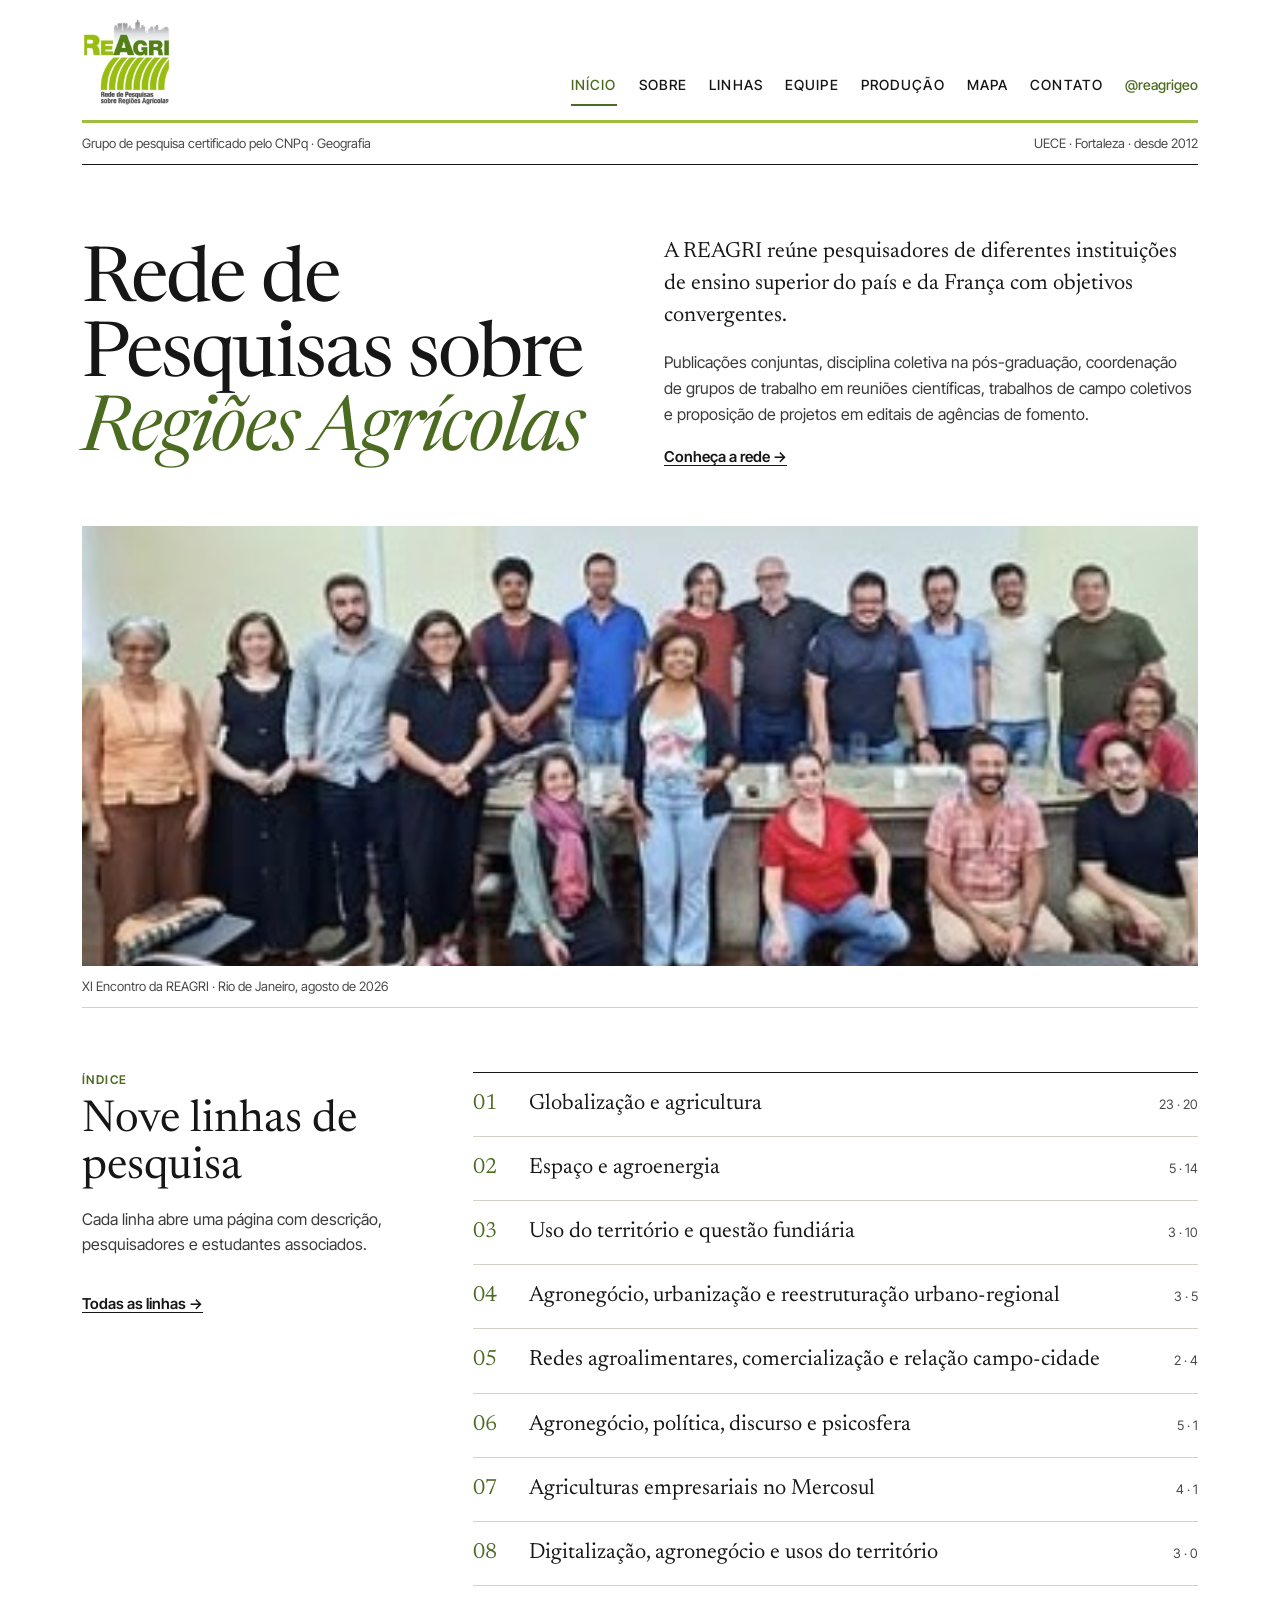
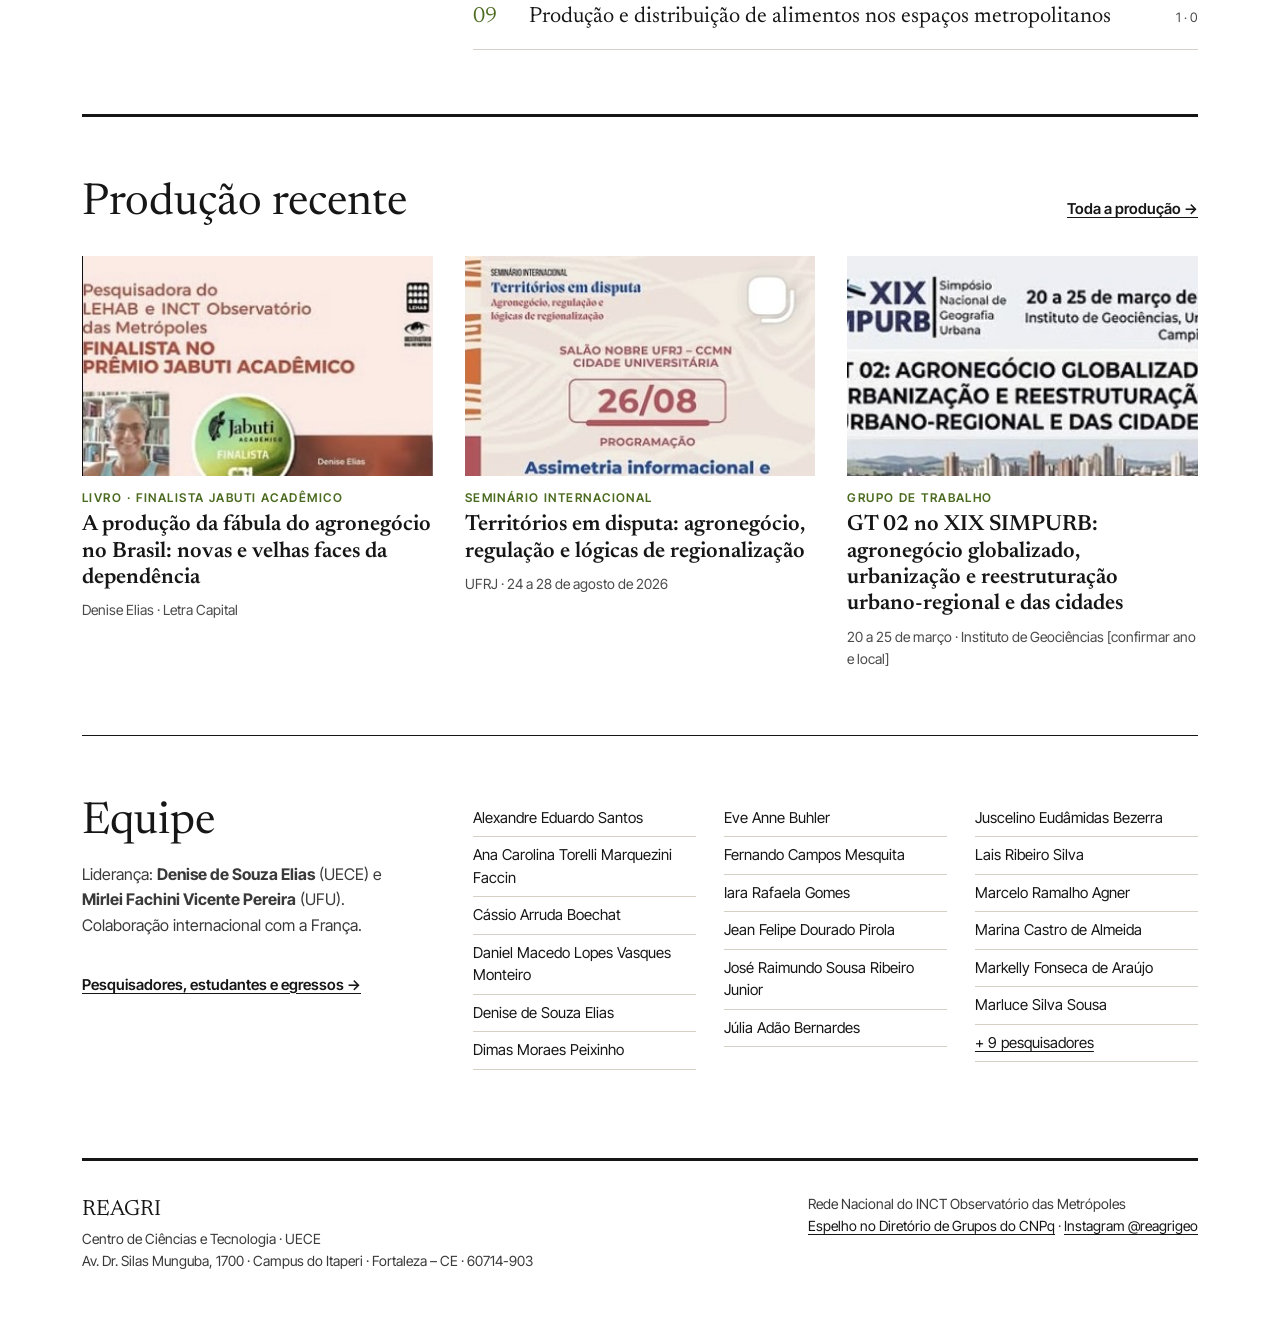
<file: index.html>
<!doctype html>
<html lang="pt-BR">
<head>
<meta charset="utf-8">
<meta name="viewport" content="width=device-width, initial-scale=1">
<title>REAGRI – Rede de Pesquisas sobre Regiões Agrícolas</title>
<meta name="description" content="Rede de Pesquisas sobre Regiões Agrícolas (REAGRI) – grupo de pesquisa certificado pelo CNPq, sediado na UECE.">
<link rel="icon" href="assets/img/favicon.png">
<link rel="preconnect" href="https://fonts.googleapis.com">
<link rel="preconnect" href="https://fonts.gstatic.com" crossorigin>
<link href="https://fonts.googleapis.com/css2?family=Newsreader:ital,opsz,wght@0,6..72,400;0,6..72,600;1,6..72,400&family=Inter+Tight:wght@400;500;600&display=swap" rel="stylesheet">
<link rel="stylesheet" href="assets/css/style.css">
</head>
<body data-page="index">
<div class="wrap">
<header id="site-header"></header>
<main id="conteudo">
<section class="hero">
  <h1 class="display">Rede de Pesquisas sobre <em>Regiões Agrícolas</em></h1>
  <div>
    <p class="lead">A REAGRI reúne pesquisadores de diferentes instituições de ensino superior do país e da França com objetivos convergentes.</p>
    <p class="muted" style="margin:18px 0 0">Publicações conjuntas, disciplina coletiva na pós-graduação, coordenação de grupos de trabalho em reuniões científicas, trabalhos de campo coletivos e proposição de projetos em editais de agências de fomento.</p>
    <a class="more" href="sobre.html">Conheça a rede →</a>
  </div>
</section>

<figure>
  <img src="assets/img/encontro.jpg" alt="Participantes do XI Encontro da REAGRI reunidos em um auditório">
  <figcaption>XI Encontro da REAGRI · Rio de Janeiro, agosto de 2026</figcaption>
</figure>

<section class="section first split">
  <div class="side">
    <div class="kicker">Índice</div>
    <h2 class="h2" style="margin-top:10px"><span id="n-linhas">Nove</span> linhas de pesquisa</h2>
    <p class="muted">Cada linha abre uma página com descrição, pesquisadores e estudantes associados.</p>
    <a class="more" href="linhas.html">Todas as linhas →</a>
  </div>
  <ol class="index main" id="indice"></ol>
</section>

<section class="section heavy">
  <div class="section-head">
    <h2 class="h2">Produção recente</h2>
    <a href="producao.html" style="font-weight:600;font-size:15px">Toda a produção →</a>
  </div>
  <div class="cards" id="destaques"></div>
</section>

<section class="section split">
  <div class="side">
    <h2 class="h2">Equipe</h2>
    <p class="muted">Liderança: <span id="lideres-txt"></span>. Colaboração internacional com a França.</p>
    <a class="more" href="equipe.html">Pesquisadores, estudantes e egressos →</a>
  </div>
  <ul class="names main" id="amostra"></ul>
</section>
</main>
<footer id="site-footer"></footer>
</div>
<script src="assets/js/data.js"></script>
<script src="assets/js/main.js"></script>
</body>
</html>
</file>
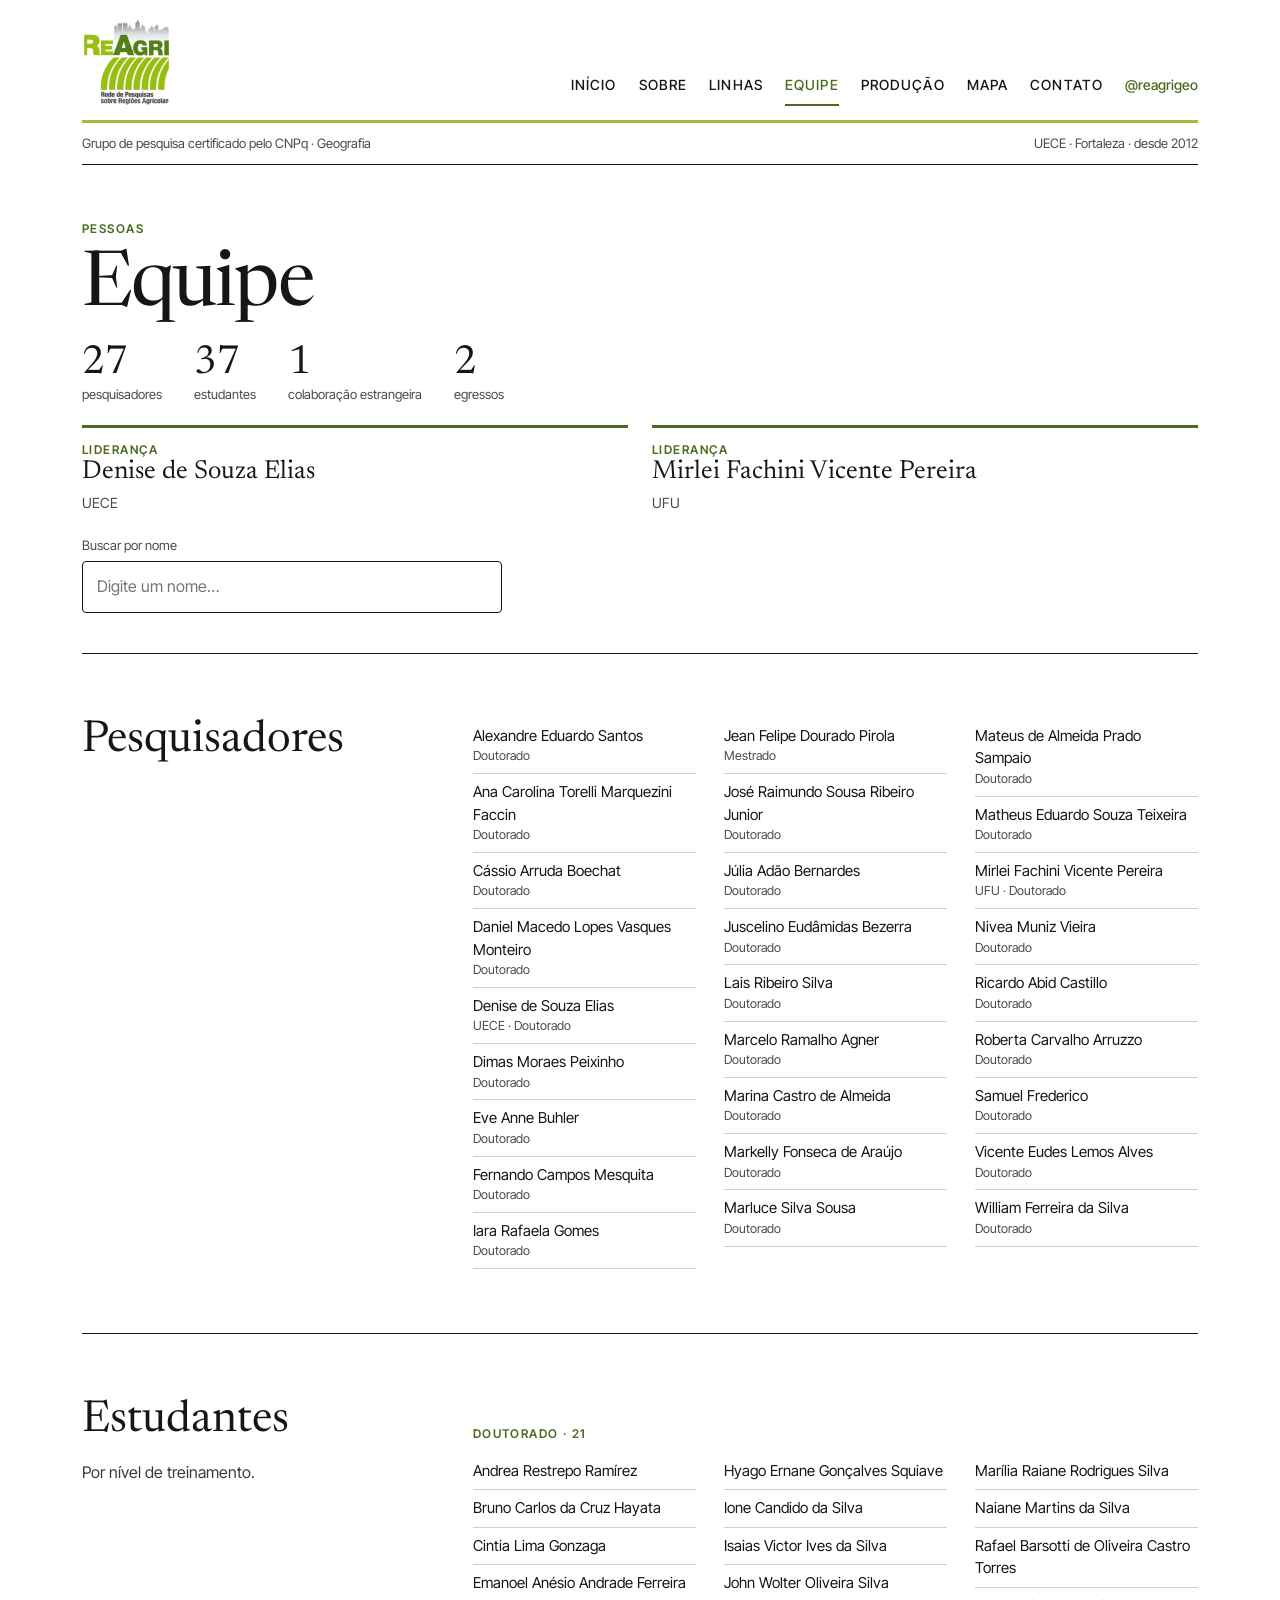
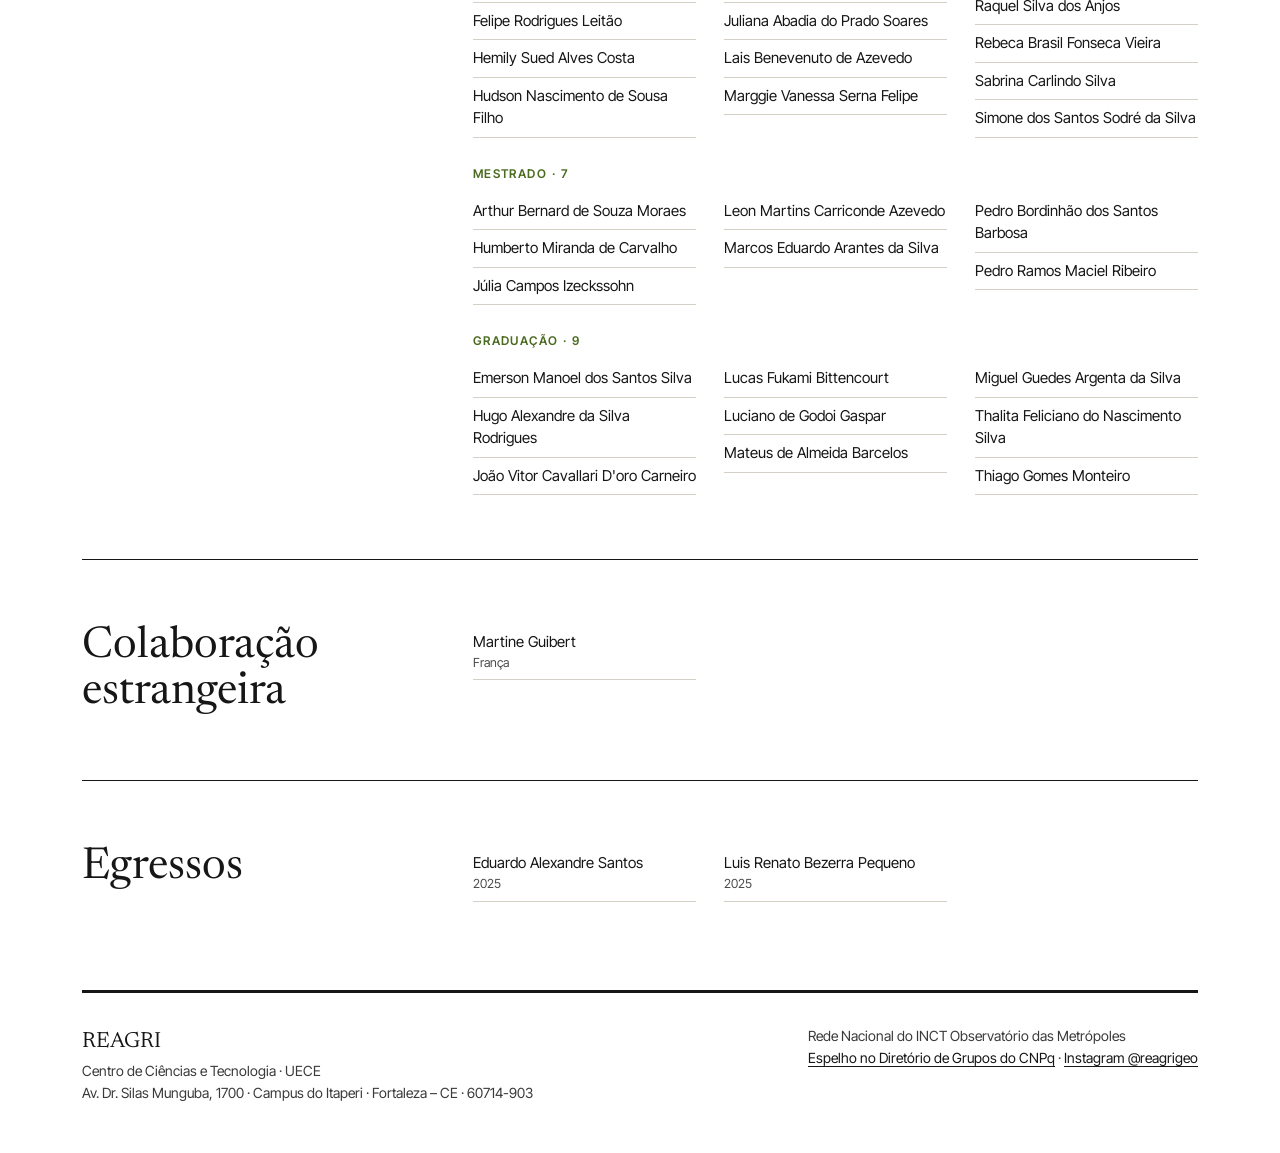
<file: equipe.html>
<!doctype html>
<html lang="pt-BR">
<head>
<meta charset="utf-8">
<meta name="viewport" content="width=device-width, initial-scale=1">
<title>Equipe – REAGRI</title>
<meta name="description" content="Rede de Pesquisas sobre Regiões Agrícolas (REAGRI) – grupo de pesquisa certificado pelo CNPq, sediado na UECE.">
<link rel="icon" href="assets/img/favicon.png">
<link rel="preconnect" href="https://fonts.googleapis.com">
<link rel="preconnect" href="https://fonts.gstatic.com" crossorigin>
<link href="https://fonts.googleapis.com/css2?family=Newsreader:ital,opsz,wght@0,6..72,400;0,6..72,600;1,6..72,400&family=Inter+Tight:wght@400;500;600&display=swap" rel="stylesheet">
<link rel="stylesheet" href="assets/css/style.css">
</head>
<body data-page="equipe">
<div class="wrap">
<header id="site-header"></header>
<main id="conteudo">
<section class="page-head">
  <div class="kicker">Pessoas</div>
  <h1 class="display" style="margin-top:12px">Equipe</h1>
  <div class="stats" id="stats"></div>
  <div class="leaders" id="lideres"></div>
  <label class="search">Buscar por nome
    <input id="busca" type="search" placeholder="Digite um nome…" autocomplete="off">
  </label>
</section>

<section class="section split">
  <div class="side"><h2 class="h2">Pesquisadores</h2></div>
  <ul class="names main" id="pesquisadores"></ul>
</section>

<section class="section split">
  <div class="side"><h2 class="h2">Estudantes</h2><p class="muted">Por nível de treinamento.</p></div>
  <div class="main" id="estudantes"></div>
</section>

<section class="section split">
  <div class="side"><h2 class="h2">Colaboração estrangeira</h2></div>
  <ul class="names main" id="colaboradores"></ul>
</section>

<section class="section split">
  <div class="side"><h2 class="h2">Egressos</h2></div>
  <ul class="names main" id="egressos"></ul>
</section>
</main>
<footer id="site-footer"></footer>
</div>
<script src="assets/js/data.js"></script>
<script src="assets/js/main.js"></script>
</body>
</html>
</file>
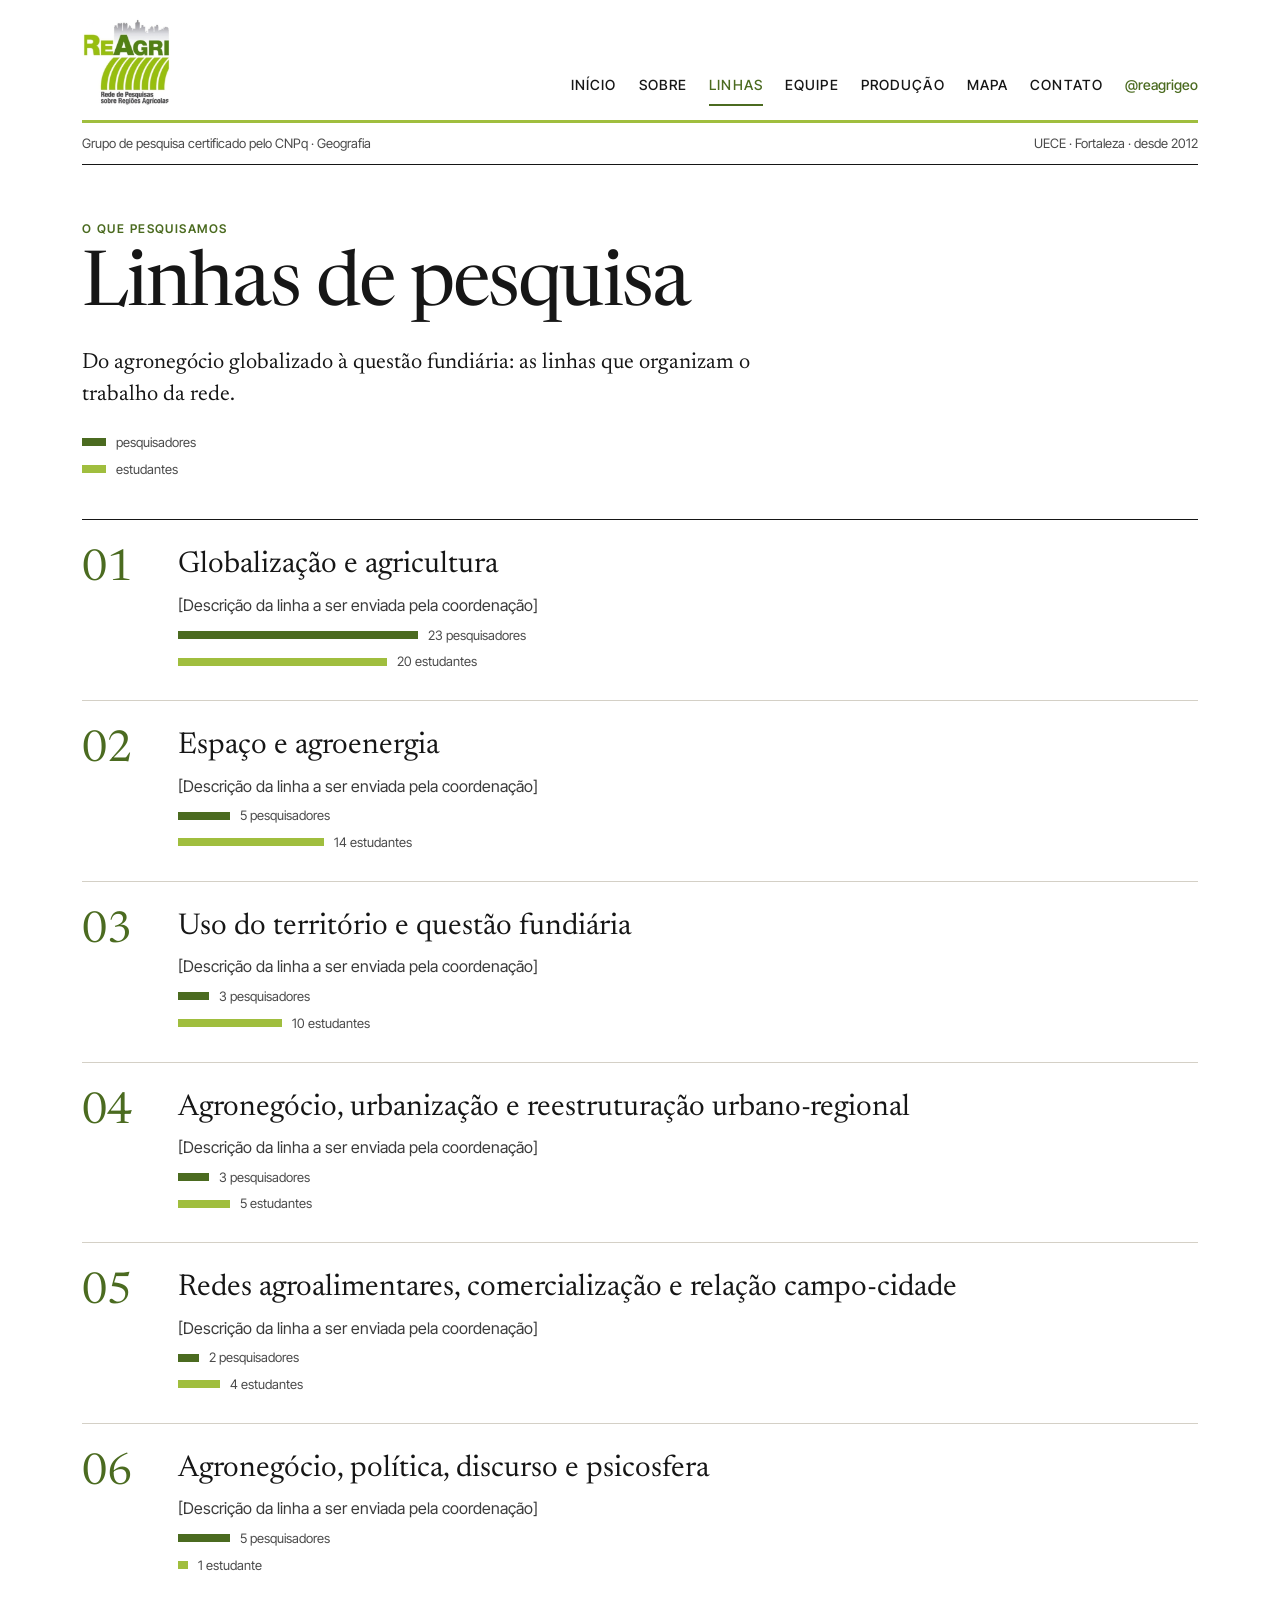
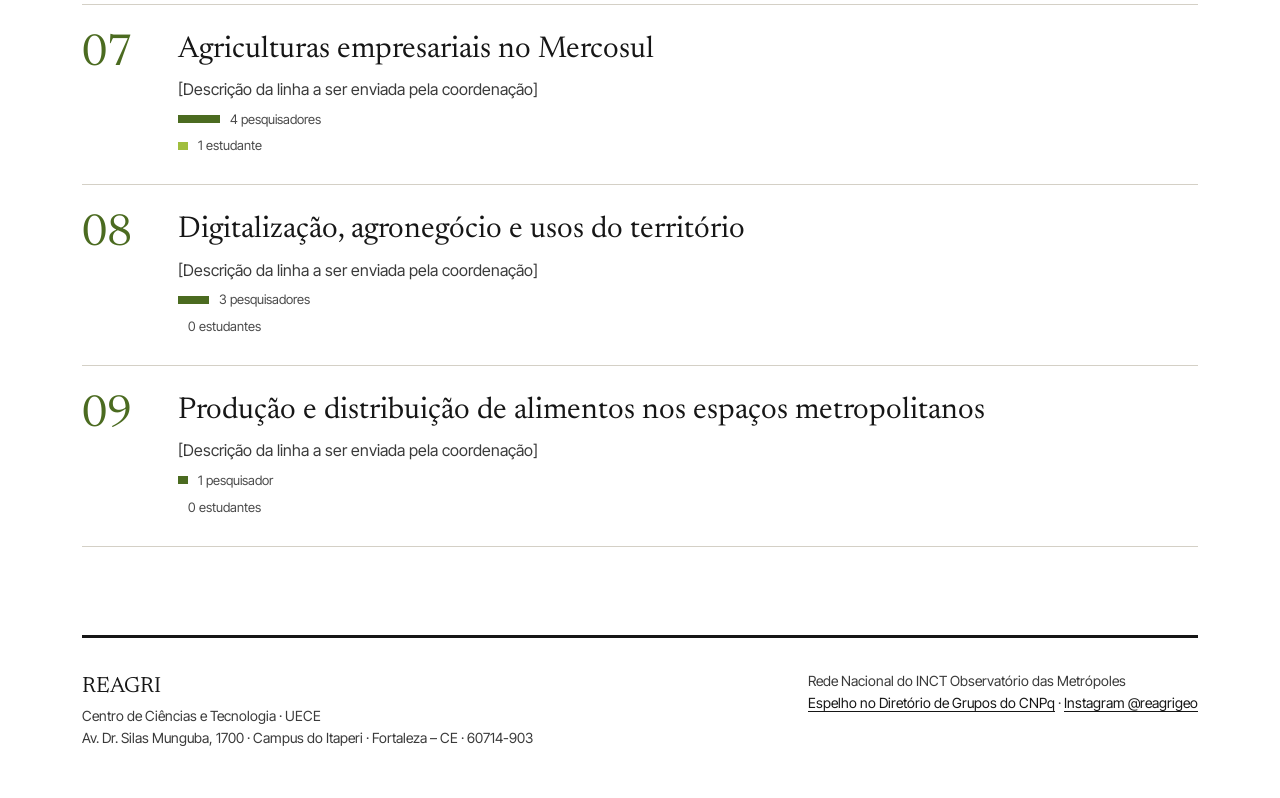
<file: linhas.html>
<!doctype html>
<html lang="pt-BR">
<head>
<meta charset="utf-8">
<meta name="viewport" content="width=device-width, initial-scale=1">
<title>Linhas de pesquisa – REAGRI</title>
<meta name="description" content="Rede de Pesquisas sobre Regiões Agrícolas (REAGRI) – grupo de pesquisa certificado pelo CNPq, sediado na UECE.">
<link rel="icon" href="assets/img/favicon.png">
<link rel="preconnect" href="https://fonts.googleapis.com">
<link rel="preconnect" href="https://fonts.gstatic.com" crossorigin>
<link href="https://fonts.googleapis.com/css2?family=Newsreader:ital,opsz,wght@0,6..72,400;0,6..72,600;1,6..72,400&family=Inter+Tight:wght@400;500;600&display=swap" rel="stylesheet">
<link rel="stylesheet" href="assets/css/style.css">
</head>
<body data-page="linhas">
<div class="wrap">
<header id="site-header"></header>
<main id="conteudo">
<section class="page-head">
  <div class="kicker">O que pesquisamos</div>
  <h1 class="display" style="margin-top:12px">Linhas de pesquisa</h1>
  <p class="lead" style="margin-top:24px">Do agronegócio globalizado à questão fundiária: as linhas que organizam o trabalho da rede.</p>
  <div class="bar" style="margin-top:20px"><i style="width:24px"></i>pesquisadores</div>
  <div class="bar est"><i style="width:24px"></i>estudantes</div>
</section>
<section class="section" style="padding-top:0;border-top:1px solid var(--ink)" id="lista-linhas"></section>
</main>
<footer id="site-footer"></footer>
</div>
<script src="assets/js/data.js"></script>
<script src="assets/js/main.js"></script>
</body>
</html>
</file>
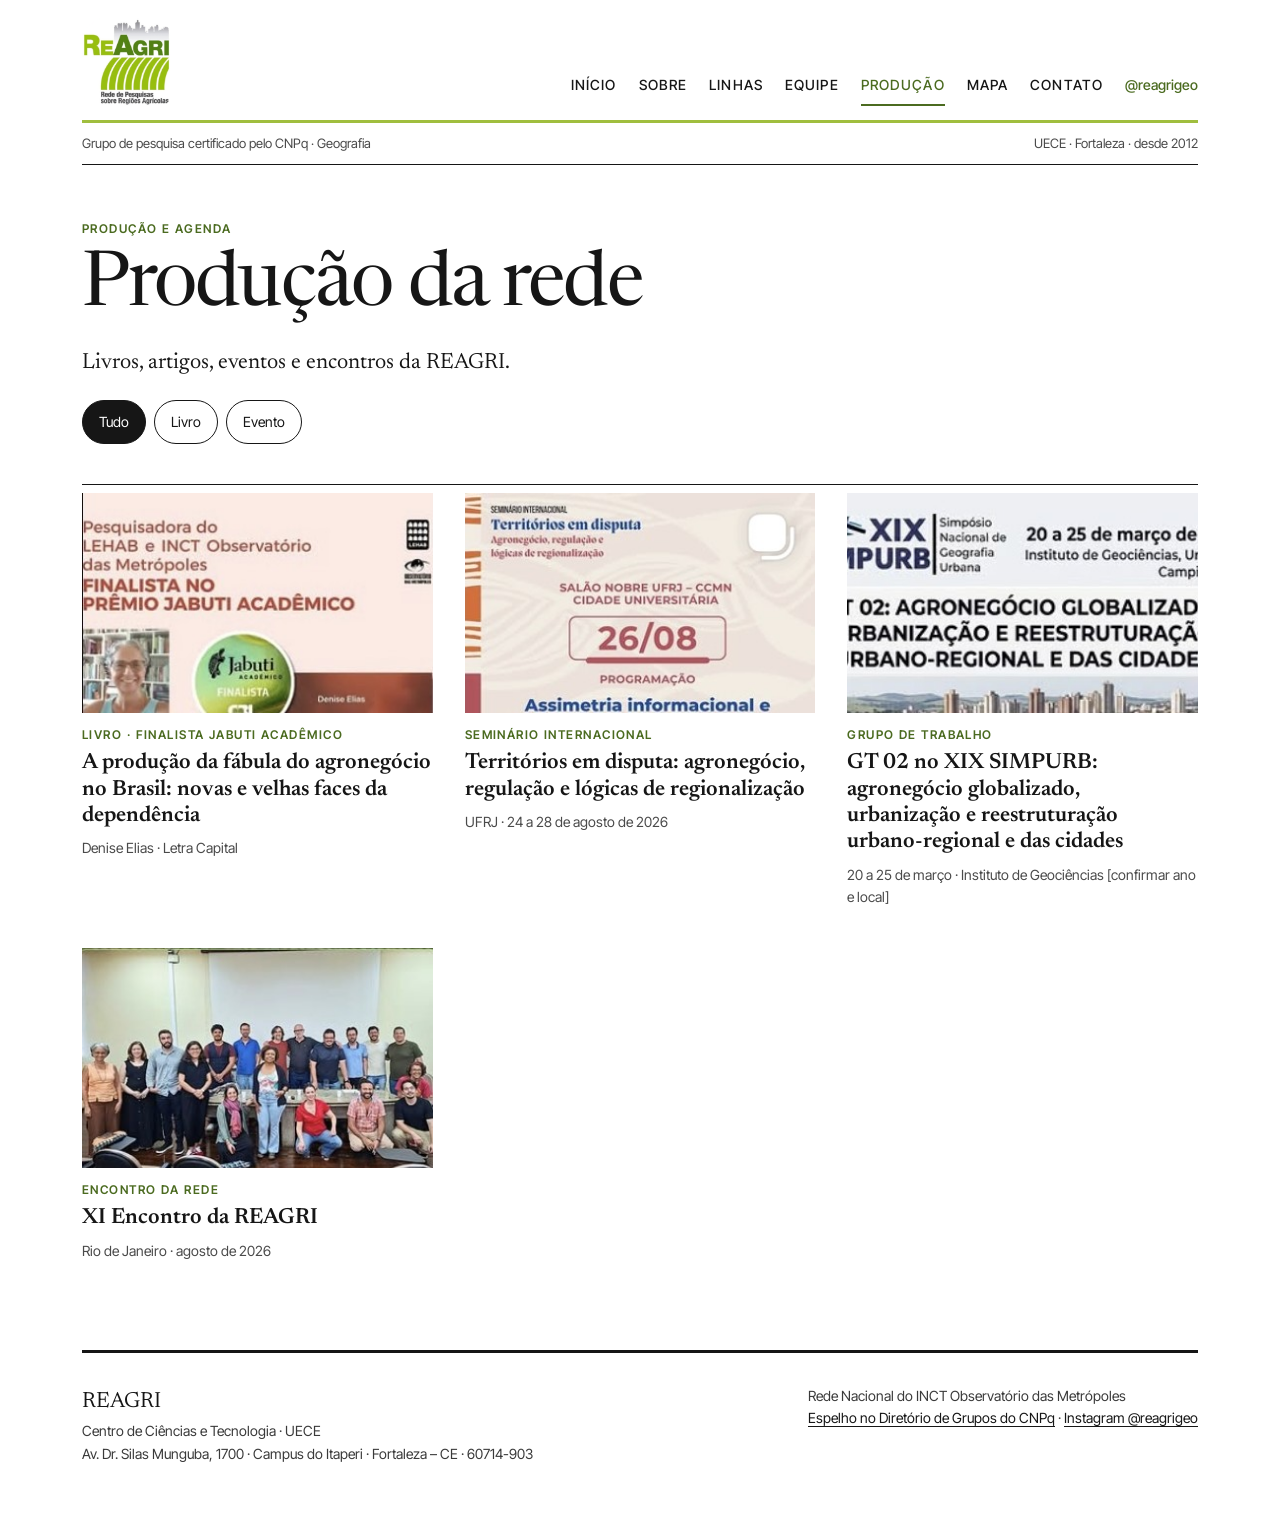
<file: producao.html>
<!doctype html>
<html lang="pt-BR">
<head>
<meta charset="utf-8">
<meta name="viewport" content="width=device-width, initial-scale=1">
<title>Produção e agenda – REAGRI</title>
<meta name="description" content="Rede de Pesquisas sobre Regiões Agrícolas (REAGRI) – grupo de pesquisa certificado pelo CNPq, sediado na UECE.">
<link rel="icon" href="assets/img/favicon.png">
<link rel="preconnect" href="https://fonts.googleapis.com">
<link rel="preconnect" href="https://fonts.gstatic.com" crossorigin>
<link href="https://fonts.googleapis.com/css2?family=Newsreader:ital,opsz,wght@0,6..72,400;0,6..72,600;1,6..72,400&family=Inter+Tight:wght@400;500;600&display=swap" rel="stylesheet">
<link rel="stylesheet" href="assets/css/style.css">
</head>
<body data-page="producao">
<div class="wrap">
<header id="site-header"></header>
<main id="conteudo">
<section class="page-head">
  <div class="kicker">Produção e agenda</div>
  <h1 class="display" style="margin-top:12px">Produção da rede</h1>
  <p class="lead" style="margin-top:24px">Livros, artigos, eventos e encontros da REAGRI.</p>
  <div class="filters" id="filtros" role="group" aria-label="Filtrar por tipo"></div>
</section>
<section class="section" style="padding-top:8px">
  <div class="cards" id="lista-producao" style="margin-top:0"></div>
</section>
</main>
<footer id="site-footer"></footer>
</div>
<script src="assets/js/data.js"></script>
<script src="assets/js/main.js"></script>
</body>
</html>
</file>
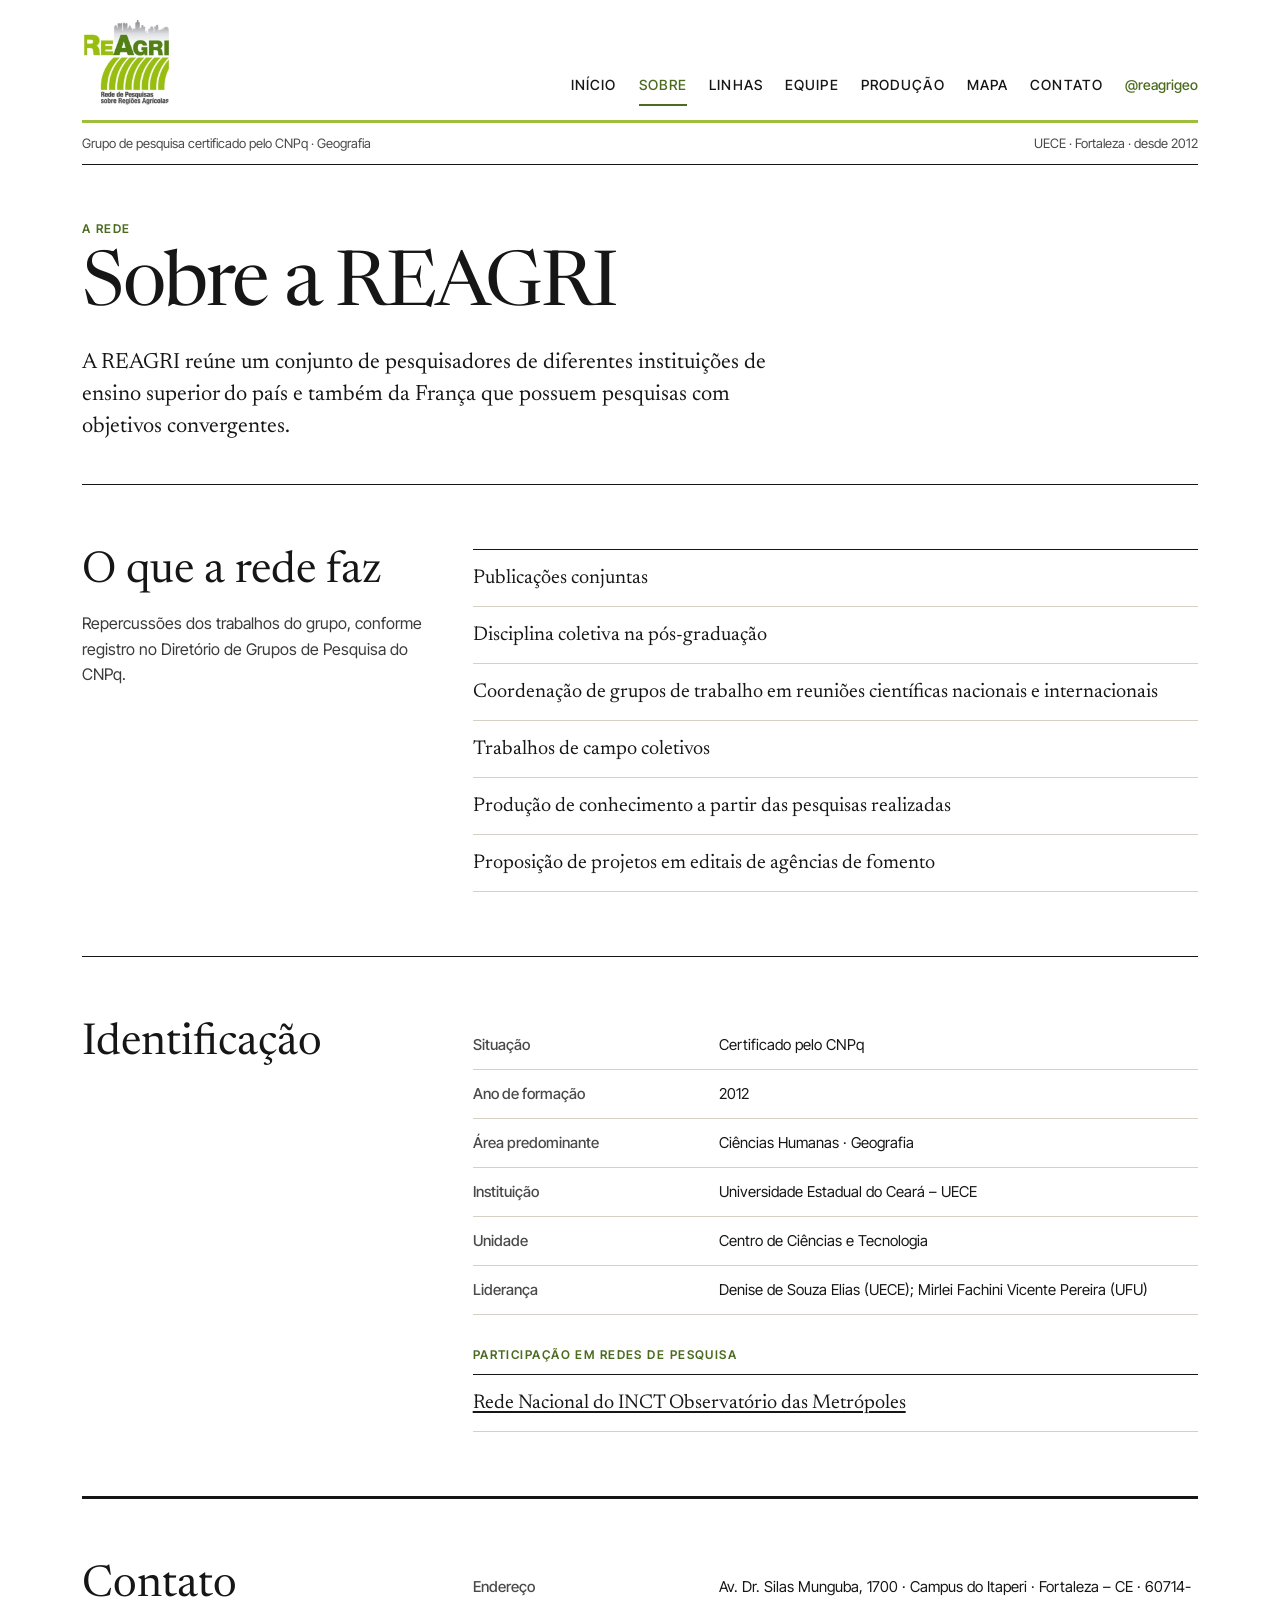
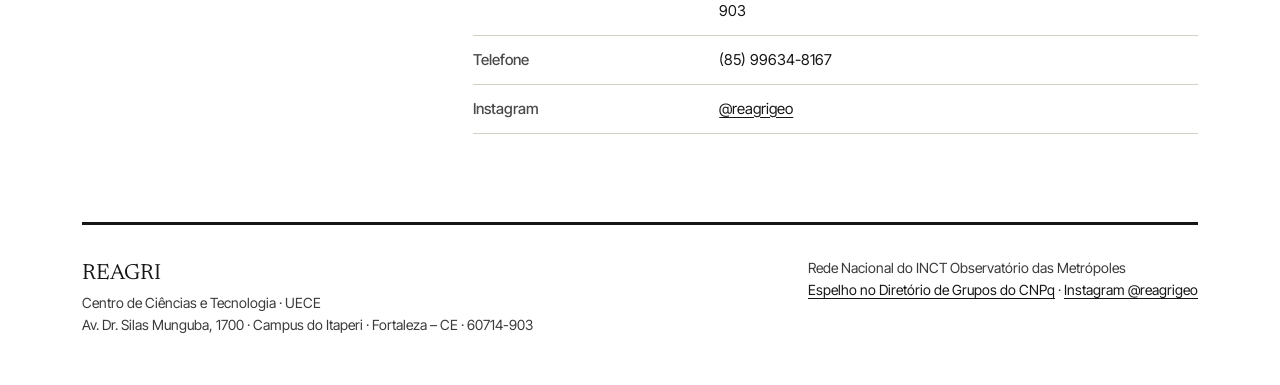
<file: sobre.html>
<!doctype html>
<html lang="pt-BR">
<head>
<meta charset="utf-8">
<meta name="viewport" content="width=device-width, initial-scale=1">
<title>Sobre – REAGRI</title>
<meta name="description" content="Rede de Pesquisas sobre Regiões Agrícolas (REAGRI) – grupo de pesquisa certificado pelo CNPq, sediado na UECE.">
<link rel="icon" href="assets/img/favicon.png">
<link rel="preconnect" href="https://fonts.googleapis.com">
<link rel="preconnect" href="https://fonts.gstatic.com" crossorigin>
<link href="https://fonts.googleapis.com/css2?family=Newsreader:ital,opsz,wght@0,6..72,400;0,6..72,600;1,6..72,400&family=Inter+Tight:wght@400;500;600&display=swap" rel="stylesheet">
<link rel="stylesheet" href="assets/css/style.css">
</head>
<body data-page="sobre">
<div class="wrap">
<header id="site-header"></header>
<main id="conteudo">
<section class="page-head">
  <div class="kicker">A rede</div>
  <h1 class="display" style="margin-top:12px">Sobre a REAGRI</h1>
  <p class="lead" style="margin-top:24px">A REAGRI reúne um conjunto de pesquisadores de diferentes instituições de ensino superior do país e também da França que possuem pesquisas com objetivos convergentes.</p>
</section>

<section class="section split">
  <div class="side">
    <h2 class="h2">O que a rede faz</h2>
    <p class="muted">Repercussões dos trabalhos do grupo, conforme registro no Diretório de Grupos de Pesquisa do CNPq.</p>
  </div>
  <ul class="checklist main" id="atividades"></ul>
</section>

<section class="section split">
  <div class="side"><h2 class="h2">Identificação</h2></div>
  <div class="main">
    <table class="ficha"><tbody id="ficha"></tbody></table>
    <h3 class="kicker" style="margin-top:32px">Participação em redes de pesquisa</h3>
    <ul class="checklist" id="redes" style="margin-top:10px"></ul>
  </div>
</section>

<section class="section heavy split" id="contato">
  <div class="side"><h2 class="h2">Contato</h2></div>
  <div class="main"><table class="ficha"><tbody id="contato-dados"></tbody></table></div>
</section>
</main>
<footer id="site-footer"></footer>
</div>
<script src="assets/js/data.js"></script>
<script src="assets/js/main.js"></script>
</body>
</html>
</file>
<file: assets/css/style.css>
/* REAGRI — estilo editorial */
:root{
  --ink:#161616; --ink-2:#3A3A3A; --ink-3:#4A4A4A;
  --paper:#FFFFFF; --paper-2:#F5F3EE; --rule:#D4D0C6;
  --green:#4B6B20; --lime:#A0BE3E; --green-dark:#2C3F14;
  --serif:"Newsreader", Georgia, serif;
  --sans:"Inter Tight", system-ui, -apple-system, "Segoe UI", sans-serif;
  --wrap:1180px;
}
*{box-sizing:border-box}
html{scroll-behavior:smooth}
body{margin:0;background:var(--paper);color:var(--ink);font-family:var(--sans);font-size:16px;line-height:1.6;-webkit-font-smoothing:antialiased}
img{max-width:100%;display:block}
a{color:var(--ink);text-underline-offset:3px}
a:hover{color:var(--green)}
:focus-visible{outline:3px solid var(--lime);outline-offset:2px}
.wrap{max-width:var(--wrap);margin:0 auto;padding:0 32px}
.skip{position:absolute;left:-999px;top:0;background:var(--ink);color:#fff;padding:8px 12px}
.skip:focus{left:8px;z-index:10}

/* Cabeçalho */
.masthead{display:flex;flex-wrap:wrap;justify-content:space-between;align-items:flex-end;gap:16px;padding:18px 0 14px;border-bottom:3px solid var(--lime)}
.masthead .logo img{height:88px;width:auto}
.nav{display:flex;flex-wrap:wrap;align-items:center;gap:4px 22px;font-size:14px;font-weight:500;text-transform:uppercase;letter-spacing:.08em}
.nav a{text-decoration:none;padding:8px 0;border-bottom:2px solid transparent}
.nav a[aria-current="page"]{border-bottom-color:var(--green);color:var(--green)}
.nav .ig{text-transform:none;letter-spacing:0;color:var(--green)}
.menu-btn{display:none;background:none;border:1.5px solid var(--ink);border-radius:4px;padding:10px 14px;font:inherit;font-size:14px;font-weight:600;cursor:pointer}
.strap{display:flex;flex-wrap:wrap;justify-content:space-between;gap:8px 16px;padding:10px 0;border-bottom:1px solid var(--ink);font-size:13px;color:var(--ink-3)}

/* Tipografia */
.kicker{font-family:var(--sans);line-height:1.4;font-size:12px;font-weight:600;letter-spacing:.12em;text-transform:uppercase;color:var(--green)}
h1,h2,h3{font-family:var(--serif);font-weight:400;line-height:1.05;margin:0}
.display{font-size:clamp(44px,7vw,76px);letter-spacing:-.025em;line-height:.98}
.display em{color:var(--green)}
.h2{font-size:clamp(32px,4.2vw,44px)}
.lead{font-family:var(--serif);font-size:22px;line-height:1.45;margin:0}
.muted{color:var(--ink-2)}
.more{display:inline-block;margin-top:18px;font-weight:600;font-size:15px}

/* Seções */
.section{padding:64px 0;border-top:1px solid var(--ink)}
.section.heavy{border-top:3px solid var(--ink)}
.section.first{border-top:0}
.split{display:flex;flex-wrap:wrap;gap:40px 48px}
.split > .side{flex:1 1 260px}
.split > .main{flex:2 1 560px;min-width:0}
.hero{padding:72px 0 56px;display:grid;grid-template-columns:repeat(auto-fit,minmax(320px,1fr));gap:40px 48px;align-items:end}
.page-head{padding:56px 0 40px}
.page-head p{max-width:720px}
.section-head{display:flex;flex-wrap:wrap;justify-content:space-between;align-items:baseline;gap:12px}

figure{margin:0}
figure img{width:100%;height:clamp(240px,36vw,440px);object-fit:cover}
figcaption{padding:10px 0;border-bottom:1px solid var(--rule);font-size:13px;color:var(--ink-3)}

/* Índice de linhas */
.index{list-style:none;margin:0;padding:0;border-top:1px solid var(--ink)}
.index li{display:flex;gap:20px;padding:14px 0;border-bottom:1px solid var(--rule);align-items:baseline}
.index .n{font-family:var(--serif);font-size:22px;color:var(--green);min-width:36px}
.index a{flex:1;text-decoration:none;font-family:var(--serif);font-size:22px;line-height:1.25}
.index .c{font-size:13px;color:var(--ink-3);white-space:nowrap}

/* Cartões */
.cards{display:grid;grid-template-columns:repeat(auto-fill,minmax(260px,1fr));gap:40px 32px;margin-top:28px}
.card img{width:100%;height:220px;object-fit:cover;object-position:top;background:var(--paper-2)}
.card .kicker{margin-top:14px}
.card h3{margin-top:6px;font-weight:600;font-size:22px;line-height:1.2}
.card p{margin:8px 0 0;font-size:14px;color:var(--ink-3)}
.card .ph{height:220px;background:var(--paper-2)}

/* Filtros */
.filters{display:flex;flex-wrap:wrap;gap:8px;margin-top:20px}
.filters button{font:inherit;font-size:14px;padding:10px 16px;border:1.5px solid var(--ink);background:#fff;color:var(--ink);border-radius:999px;cursor:pointer;min-height:44px}
.filters button[aria-pressed="true"]{background:var(--ink);color:#fff}
.search{display:flex;flex-direction:column;gap:6px;font-size:13px;color:var(--ink-3);margin-top:20px}
.search input{font:inherit;font-size:16px;padding:12px 14px;border:1.5px solid var(--ink);border-radius:4px;max-width:420px}

/* Pessoas */
.names{columns:3 220px;column-gap:28px;font-size:15px;line-height:1.5;margin:0;padding:0;list-style:none}
.names li{break-inside:avoid;padding:7px 0;border-bottom:1px solid var(--rule)}
.names small{display:block;color:var(--ink-3);font-size:12.5px}
.leaders{display:grid;grid-template-columns:repeat(auto-fit,minmax(260px,1fr));gap:24px;margin-top:24px}
.leader{border-top:3px solid var(--green);padding-top:14px}
.leader h3{font-size:26px}
.leader p{margin:6px 0 0;color:var(--ink-3);font-size:14px}
.stats{display:flex;flex-wrap:wrap;gap:12px 32px;margin-top:20px}
.stats div{font-family:var(--serif);font-size:40px;line-height:1}
.stats span{display:block;font-family:var(--sans);font-size:13px;color:var(--ink-3);margin-top:4px}

/* Ficha */
.ficha{width:100%;border-collapse:collapse;font-size:15px}
.ficha th,.ficha td{text-align:left;vertical-align:top;padding:12px 0;border-bottom:1px solid var(--rule)}
.ficha th{width:34%;font-weight:500;color:var(--ink-3);padding-right:16px}
.checklist{margin:0;padding:0;list-style:none;border-top:1px solid var(--ink)}
.checklist li{padding:12px 0;border-bottom:1px solid var(--rule);font-family:var(--serif);font-size:20px}

/* Linhas (página) */
.linha{padding:28px 0;border-bottom:1px solid var(--rule);display:flex;flex-wrap:wrap;gap:12px 32px;scroll-margin-top:16px}
.linha .n{font-family:var(--serif);font-size:44px;color:var(--green);line-height:1;min-width:64px}
.linha .body{flex:1 1 420px}
.linha h2{font-size:30px;line-height:1.15}
.linha p{margin:10px 0 0;color:var(--ink-2)}
.linha .c{font-size:14px;color:var(--ink-3);margin-top:8px}
.bar{display:flex;align-items:center;gap:10px;font-size:13px;color:var(--ink-3);margin-top:6px}
.bar i{display:block;height:8px;background:var(--green)}
.bar.est i{background:var(--lime)}

/* Mapa */
#mapa{height:min(70vh,620px);min-height:380px;border:1px solid var(--ink);background:var(--paper-2)}
.map-list{list-style:none;margin:0;padding:0;border-top:1px solid var(--ink)}
.map-list li{padding:12px 0;border-bottom:1px solid var(--rule)}
.map-list button{all:unset;cursor:pointer;font-family:var(--serif);font-size:20px}
.map-list button:hover,.map-list button:focus-visible{color:var(--green);text-decoration:underline}
.map-list small{display:block;color:var(--ink-3);font-size:13px}
.leaflet-popup-content{font-family:var(--sans)}

/* Rodapé */
.footer{margin-top:24px;padding:32px 0 48px;border-top:3px solid var(--ink);display:flex;flex-wrap:wrap;justify-content:space-between;gap:24px;font-size:14px;color:var(--ink-2);line-height:1.6}
.footer .brand{font-family:var(--serif);font-size:22px;color:var(--ink)}

@media (max-width:760px){
  .wrap{padding:0 16px}
  .masthead{align-items:center}
  .masthead .logo img{height:64px}
  .menu-btn{display:inline-block}
  .nav{display:none;width:100%;flex-direction:column;align-items:flex-start;gap:0;padding-bottom:8px}
  .nav.open{display:flex}
  .nav a{padding:12px 0;width:100%;border-bottom:1px solid var(--rule)}
  .hero{padding:40px 0}
  .section{padding:44px 0}
  .index a,.index .n{font-size:19px}
  .ficha th{width:40%}
}
</file>
